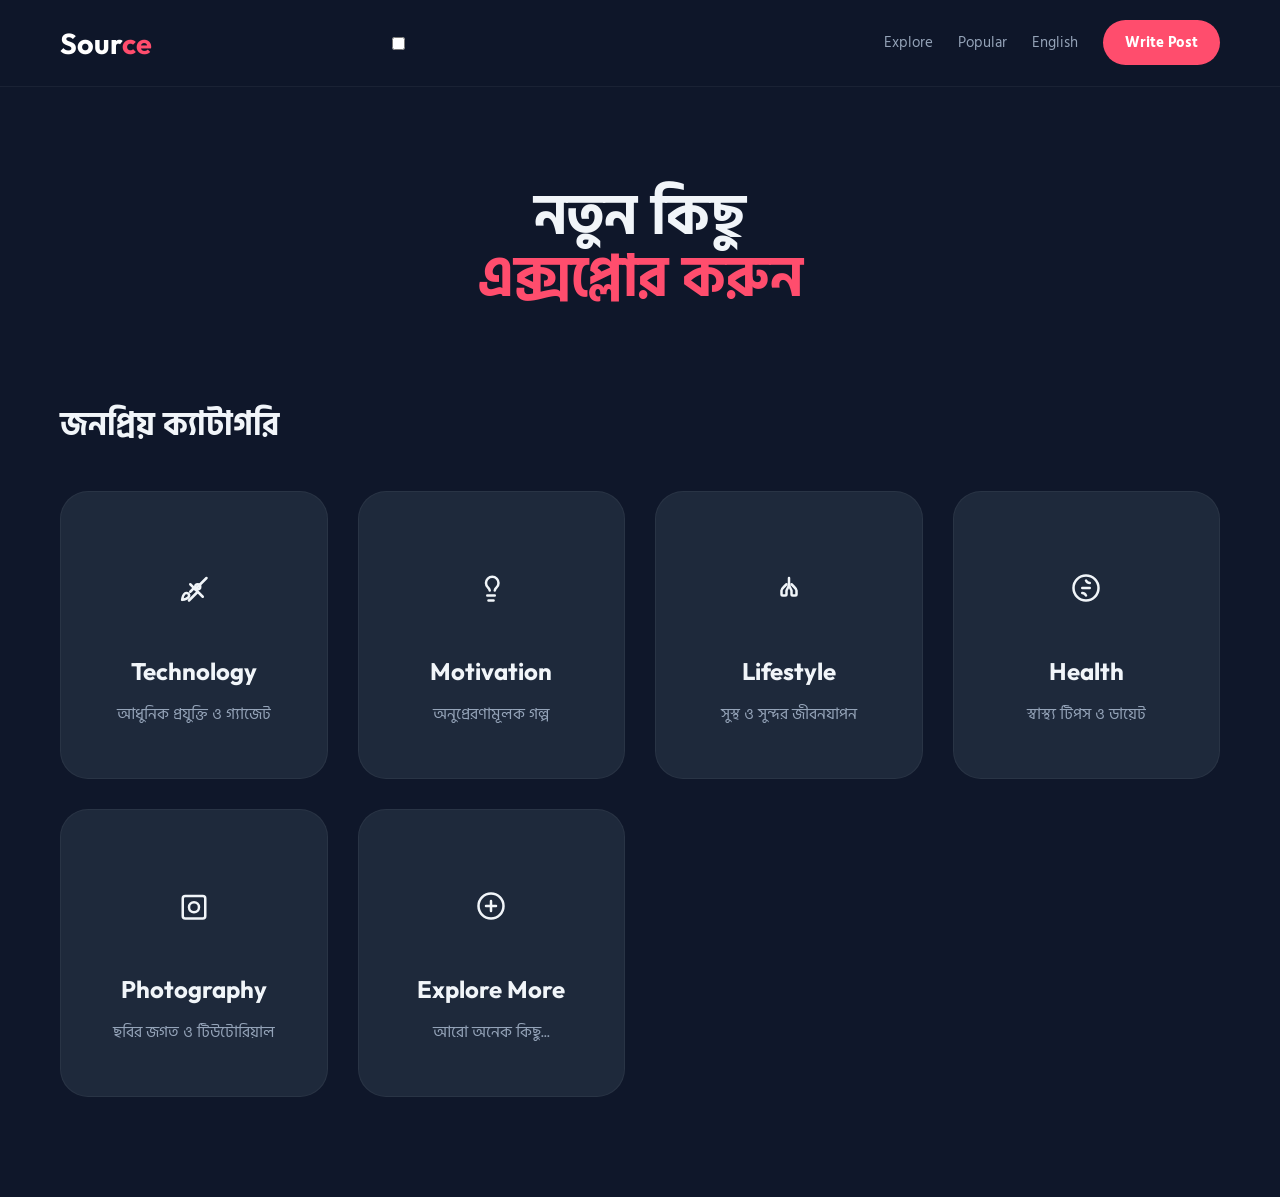
<file: explore.html>
<!doctype html>
<html lang="bn">
  <head>
    <meta charset="UTF-8" />
    <meta name="viewport" content="width=device-width, initial-scale=1.0" />
    <title>Explore Topics - Source</title>
    <link rel="stylesheet" href="explore.css" />
    <link
      href="https://fonts.googleapis.com/css2?family=Hind+Siliguri:wght@400;600;700&family=Outfit:wght@400;700&display=swap"
      rel="stylesheet"
    />
  </head>
  <body>
    <nav>
      <div class="nav-container">
        <a href="index.html" class="logo">Sour<span>ce</span></a>
        <input type="checkbox" id="menu-toggle" class="menu-checkbox" />
        <label for="menu-toggle" class="hamburger">
          <span></span>
          <span></span>
          <span></span>
        </label>
        <ul class="nav-links">
          <li><a href="explore.html">Explore</a></li>
          <li><a href="popular.html">Popular</a></li>
          <li><a href="EnglishPage.html" class="btn-lang">English</a></li>
          <li><a href="newPost.html" class="btn-write">Write Post</a></li>
        </ul>
      </div>
    </nav>

    <main class="container">
      <section class="explore-header">
        <h1>নতুন কিছু <br /><span>এক্সপ্লোর করুন</span></h1>
      </section>

      <section class="category-section">
        <h2 class="section-title">জনপ্রিয় ক্যাটাগরি</h2>
        <div class="category-grid">
          <div class="cat-card">
            <div class="cat-icon">
              <svg
                viewBox="0 0 24 24"
                width="30"
                height="30"
                fill="none"
                stroke="currentColor"
                stroke-width="2"
                stroke-linecap="round"
                stroke-linejoin="round"
              >
                <path
                  d="M4.5 16.5c-1.5 1.26-2 5-2 5s3.74-.5 5-2c.71-.84.71-2.13 0-2.97a2.1 2.1 0 0 0-2.97 0Z"
                ></path>
                <path d="M15 15 8 22"></path>
                <path d="m9 9 10 10"></path>
                <path d="M13 13 22 4"></path>
                <path d="m9 15 3-3"></path>
                <path d="M17 11a2 2 0 1 1-4 0 2 2 0 0 1 4 0Z"></path>
              </svg>
            </div>
            <h3>Technology</h3>
            <p>আধুনিক প্রযুক্তি ও গ্যাজেট</p>
          </div>
          <div class="cat-card">
            <div class="cat-icon">
              <svg
                viewBox="0 0 24 24"
                width="30"
                height="30"
                fill="none"
                stroke="currentColor"
                stroke-width="2"
                stroke-linecap="round"
                stroke-linejoin="round"
              >
                <path
                  d="M15 14c.2-1 .7-1.7 1.5-2.5 1-.9 1.5-2.2 1.5-3.5A5 5 0 0 0 8 8c0 1.3.5 2.6 1.5 3.5.8.8 1.3 1.5 1.5 2.5"
                ></path>
                <path d="M9 18h6"></path>
                <path d="M10 22h4"></path>
              </svg>
            </div>
            <h3>Motivation</h3>
            <p>অনুপ্রেরণামূলক গল্প</p>
          </div>
          <div class="cat-card">
            <div class="cat-icon">
              <svg
                viewBox="0 0 24 24"
                width="30"
                height="30"
                fill="none"
                stroke="currentColor"
                stroke-width="2"
                stroke-linecap="round"
                stroke-linejoin="round"
              >
                <path
                  d="m12 10 2 4v3a1 1 0 0 0 1 1h2a1 1 0 0 0 1-1v-3c0-1-1-2-2-3l-2-2"
                ></path>
                <path d="M12 10V4"></path>
                <path
                  d="m12 10-2 4v3a1 1 0 0 1-1 1H7a1 1 0 0 1-1-1v-3c0-1 1-2 2-3l2-2"
                ></path>
              </svg>
            </div>
            <h3>Lifestyle</h3>
            <p>সুস্থ ও সুন্দর জীবনযাপন</p>
          </div>
          <div class="cat-card">
            <div class="cat-icon">
              <svg
                viewBox="0 0 24 24"
                width="30"
                height="30"
                fill="none"
                stroke="currentColor"
                stroke-width="2"
                stroke-linecap="round"
                stroke-linejoin="round"
              >
                <circle cx="12" cy="12" r="10"></circle>
                <path d="M12 6c.5 1 1.5 2 3 2"></path>
                <path d="M9 12h6"></path>
                <path d="M12 18c-.5-1-1.5-2-3-2"></path>
              </svg>
            </div>
            <h3>Health</h3>
            <p>স্বাস্থ্য টিপস ও ডায়েট</p>
          </div>
          <div class="cat-card">
            <div class="cat-icon">
              <svg
                viewBox="0 0 24 24"
                width="30"
                height="30"
                fill="none"
                stroke="currentColor"
                stroke-width="2"
                stroke-linecap="round"
                stroke-linejoin="round"
              >
                <rect x="3" y="4" width="18" height="18" rx="2" ry="2"></rect>
                <circle cx="12" cy="13" r="4"></circle>
              </svg>
            </div>
            <h3>Photography</h3>
            <p>ছবির জগত ও টিউটোরিয়াল</p>
          </div>
          <div class="cat-card">
            <div class="cat-icon">
              <svg
                viewBox="0 0 24 24"
                width="30"
                height="30"
                fill="none"
                stroke="currentColor"
                stroke-width="2"
                stroke-linecap="round"
                stroke-linejoin="round"
              >
                <circle cx="12" cy="12" r="10"></circle>
                <line x1="12" y1="8" x2="12" y2="16"></line>
                <line x1="8" y1="12" x2="16" y2="12"></line>
              </svg>
            </div>
            <h3>Explore More</h3>
            <p>আরো অনেক কিছু...</p>
          </div>
        </div>
      </section>
    </main>
  </body>
</html>
</file>
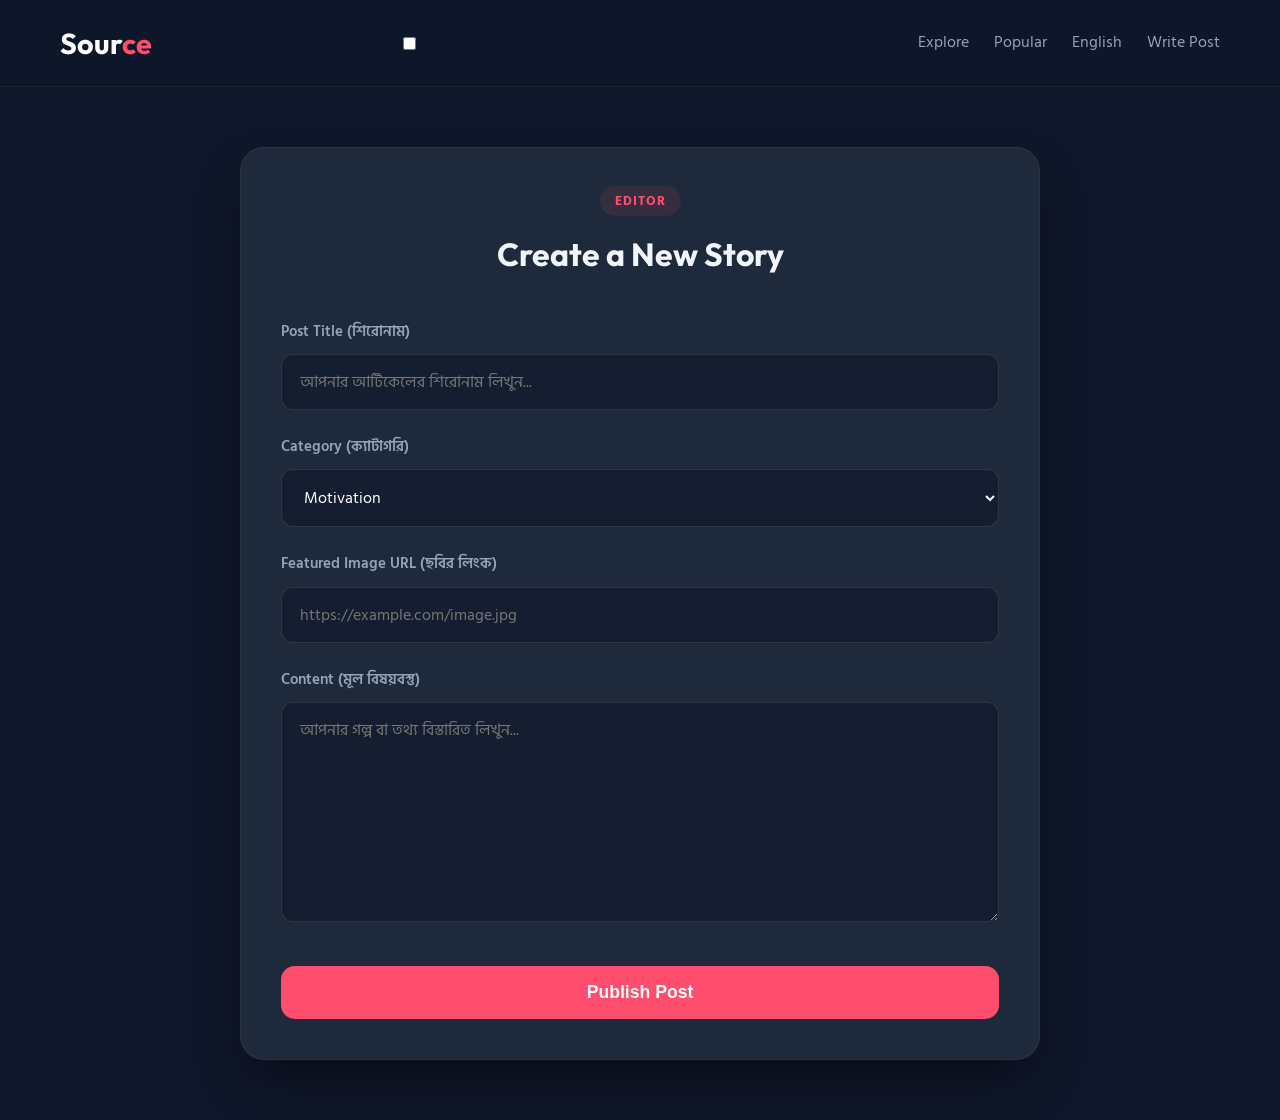
<file: newPost.html>
<!doctype html>
<html lang="bn">
  <head>
    <meta charset="UTF-8" />
    <meta name="viewport" content="width=device-width, initial-scale=1.0" />
    <title>Create New Post - Source</title>
    <link rel="stylesheet" href="newPost.css" />
    <link
      href="https://fonts.googleapis.com/css2?family=Hind+Siliguri:wght@400;600;700&family=Outfit:wght@400;700&display=swap"
      rel="stylesheet"
    />
  </head>
  <body>
    <nav>
      <div class="nav-container">
        <a href="index.html" class="logo">Sour<span>ce</span></a>
        <input type="checkbox" id="menu-toggle" class="menu-checkbox" />
        <label for="menu-toggle" class="hamburger">
          <span></span>
          <span></span>
          <span></span>
        </label>
        <ul class="nav-links">
          <li><a href="explore.html">Explore</a></li>
          <li><a href="popular.html">Popular</a></li>
          <li><a href="EnglishPage.html" class="btn-lang">English</a></li>
          <li><a href="newPost.html" class="btn-write">Write Post</a></li>
        </ul>
      </div>
    </nav>

    <main class="container">
      <div class="form-container">
        <div class="page-title">
          <span class="badge">Editor</span>
          <h2 class="editor-heading">Create a New Story</h2>
        </div>

        <form action="#">
          <div class="form-group">
            <label for="title">Post Title (শিরোনাম)</label>
            <input
              type="text"
              id="title"
              class="form-control"
              placeholder="আপনার আর্টিকেলের শিরোনাম লিখুন..."
            />
          </div>

          <div class="form-group">
            <label for="category">Category (ক্যাটাগরি)</label>
            <select id="category" class="form-control">
              <option>Motivation</option>
              <option>Technology</option>
              <option>Lifestyle</option>
              <option>Health</option>
            </select>
          </div>

          <div class="form-group">
            <label for="image">Featured Image URL (ছবির লিংক)</label>
            <input
              type="url"
              id="image"
              class="form-control"
              placeholder="https://example.com/image.jpg"
            />
          </div>

          <div class="form-group">
            <label for="content">Content (মূল বিষয়বস্তু)</label>
            <textarea
              id="content"
              class="form-control"
              placeholder="আপনার গল্প বা তথ্য বিস্তারিত লিখুন..."
            ></textarea>
          </div>

          <button type="submit" class="btn-publish">Publish Post</button>
        </form>
      </div>
    </main>
  </body>
</html>
</file>
<file: explore.css>
/* মেইন ভেরিয়েবলসমূহ */
:root {
  --primary: #ff4d6d;
  --bg-dark: #0f172a;
  --card-bg: #1e293b;
  --text-light: #f1f5f9;
  --text-dim: #94a3b8;
}

/* বেসিক রিসেট */
* {
  margin: 0;
  padding: 0;
  box-sizing: border-box;
}

body {
  background-color: var(--bg-dark);
  color: var(--text-light);
  font-family: "Hind Siliguri", "Outfit", sans-serif;
  line-height: 1.6;
  overflow-x: hidden;
}

/* নেভিগেশন স্টাইল */
nav {
  padding: 20px 0;
  background: rgba(15, 23, 42, 0.95);
  border-bottom: 1px solid rgba(255, 255, 255, 0.05);
  position: sticky;
  top: 0;
  z-index: 1000;
}

.nav-container {
  max-width: 1200px;
  margin: 0 auto;
  display: flex;
  justify-content: space-between;
  align-items: center;
  padding: 0 20px;
}

.logo {
  font-size: 1.8rem;
  font-weight: 700;
  color: white;
  text-decoration: none;
  font-family: "Outfit", sans-serif;
}

.logo span {
  color: var(--primary);
}

.nav-links {
  list-style: none;
  display: flex;
  gap: 25px;
  align-items: center;
}

.nav-links a {
  color: var(--text-dim);
  text-decoration: none;
  transition: 0.3s;
  font-size: 0.95rem;
}

.nav-links a:hover {
  color: white;
}

.btn-write {
  background: var(--primary);
  color: white !important;
  padding: 10px 22px;
  border-radius: 50px;
  font-weight: 700;
  transition: 0.3s ease;
}

.btn-write:hover {
  transform: translateY(-2px);
  box-shadow: 0 5px 15px rgba(255, 77, 109, 0.3);
}

/* মেইন কন্টেইনার */
.container {
  max-width: 1200px;
  margin: 0 auto;
  padding: 0 20px;
}

/* হেডার ও সার্চ */
.explore-header {
  text-align: center;
  padding: 100px 0 60px;
}

.explore-header h1 {
  font-size: 3.5rem;
  line-height: 1.1;
  margin-bottom: 30px;
  font-family: "Hind Siliguri", sans-serif;
}

.explore-header h1 span {
  color: var(--primary);
}

.search-box {
  max-width: 650px;
  margin: 0 auto;
  display: flex;
  background: var(--card-bg);
  padding: 10px;
  border-radius: 60px;
  border: 1px solid rgba(255, 255, 255, 0.1);
  box-shadow: 0 10px 30px rgba(0, 0, 0, 0.2);
}

.search-box input {
  flex: 1;
  background: transparent;
  border: none;
  padding: 0 25px;
  color: white;
  font-size: 1.1rem;
  outline: none;
  font-family: inherit;
}

.search-box button {
  background: var(--primary);
  color: white;
  border: none;
  padding: 14px 35px;
  border-radius: 50px;
  font-weight: 700;
  cursor: pointer;
  transition: 0.3s;
  font-size: 1rem;
}

.search-box button:hover {
  transform: scale(1.03);
  background: #ff3355;
}

/* ক্যাটাগরি গ্রিড */
.category-section {
  padding-bottom: 100px;
}

.section-title {
  margin-bottom: 40px;
  font-size: 2rem;
  font-weight: 700;
  text-align: left;
}

.category-grid {
  display: grid;
  grid-template-columns: repeat(auto-fit, minmax(250px, 1fr));
  gap: 30px;
}

.cat-card {
  background: var(--card-bg);
  padding: 50px 30px;
  border-radius: 28px;
  text-align: center;
  border: 1px solid rgba(255, 255, 255, 0.05);
  transition: all 0.4s cubic-bezier(0.175, 0.885, 0.32, 1.275);
  cursor: pointer;
}

.cat-card:hover {
  transform: translateY(-12px);
  border-color: var(--primary);
  box-shadow: 0 25px 50px rgba(0, 0, 0, 0.4);
  background: rgba(30, 41, 59, 0.8);
}

.cat-icon {
  font-size: 3.5rem;
  margin-bottom: 20px;
  display: block;
}

.cat-card h3 {
  margin-bottom: 12px;
  font-size: 1.5rem;
  font-family: "Outfit", sans-serif;
}

.cat-card p {
  color: var(--text-dim);
  font-size: 1rem;
}

/* মোবাইল রেসপনসিভ */
@media (max-width: 768px) {
  .explore-header h1 {
    font-size: 2.5rem;
  }
  .search-box {
    flex-direction: column;
    border-radius: 20px;
    gap: 10px;
  }
  .search-box input {
    padding: 15px;
    text-align: center;
  }
}
</file>
<file: newPost.css>
/* মেইন ভেরিয়েবল এবং জেনারেল স্টাইল */
:root {
  --primary: #ff4d6d;
  --bg-dark: #0f172a;
  --card-bg: #1e293b;
  --text-light: #f1f5f9;
  --text-dim: #94a3b8;
  --transition: 0.3s ease;
}

* {
  margin: 0;
  padding: 0;
  box-sizing: border-box;
}

body {
  background-color: var(--bg-dark);
  color: var(--text-light);
  font-family: "Hind Siliguri", "Outfit", sans-serif;
  line-height: 1.6;
}

/* নেভিগেশন স্টাইল */
nav {
  background: rgba(15, 23, 42, 0.9);
  padding: 20px 0;
  border-bottom: 1px solid rgba(255, 255, 255, 0.05);
}

.nav-container {
  max-width: 1200px;
  margin: 0 auto;
  display: flex;
  justify-content: space-between;
  align-items: center;
  padding: 0 20px;
}

.logo {
  font-size: 1.8rem;
  font-weight: 700;
  color: white;
  text-decoration: none;
  font-family: "Outfit", sans-serif;
}

.logo span {
  color: var(--primary);
}

.nav-links {
  list-style: none;
  display: flex;
  gap: 25px;
}

.nav-links a {
  color: var(--text-dim);
  text-decoration: none;
  transition: var(--transition);
}

.nav-links a:hover {
  color: white;
}

/* ফর্ম কন্টেইনার স্টাইল */
.container {
  max-width: 1200px;
  margin: 0 auto;
  padding: 0 20px;
}

.form-container {
  max-width: 800px;
  margin: 60px auto;
  background: var(--card-bg);
  padding: 40px;
  border-radius: 24px;
  border: 1px solid rgba(255, 255, 255, 0.05);
  box-shadow: 0 25px 50px -12px rgba(0, 0, 0, 0.5);
}

.page-title {
  text-align: center;
  margin-bottom: 40px;
}

.badge {
  background: rgba(255, 77, 109, 0.1);
  color: var(--primary);
  padding: 5px 15px;
  border-radius: 50px;
  font-size: 0.8rem;
  font-weight: 700;
  text-transform: uppercase;
  letter-spacing: 1px;
}

.editor-heading {
  font-size: 2rem;
  margin-top: 15px;
  font-family: "Outfit", sans-serif;
}

/* ইনপুট ফিল্ড স্টাইল */
.form-group {
  margin-bottom: 25px;
}

.form-group label {
  display: block;
  margin-bottom: 10px;
  font-size: 0.95rem;
  color: var(--text-dim);
  font-weight: 600;
}

.form-control {
  width: 100%;
  padding: 14px 18px;
  background: rgba(15, 23, 42, 0.6);
  border: 1px solid rgba(255, 255, 255, 0.1);
  border-radius: 12px;
  color: white;
  font-family: inherit;
  font-size: 1rem;
  transition: var(--transition);
}

.form-control:focus {
  outline: none;
  border-color: var(--primary);
  background: rgba(15, 23, 42, 0.8);
  box-shadow: 0 0 15px rgba(255, 77, 109, 0.15);
}

textarea.form-control {
  min-height: 220px;
  resize: vertical;
}

/* পাবলিশ বাটন */
.btn-publish {
  width: 100%;
  background: var(--primary);
  color: white;
  border: none;
  padding: 16px;
  border-radius: 14px;
  font-size: 1.1rem;
  font-weight: 700;
  cursor: pointer;
  transition: all 0.4s ease;
  margin-top: 10px;
}

.btn-publish:hover {
  transform: translateY(-3px);
  box-shadow: 0 15px 30px rgba(255, 77, 109, 0.3);
  filter: brightness(1.1);
}
</file>
